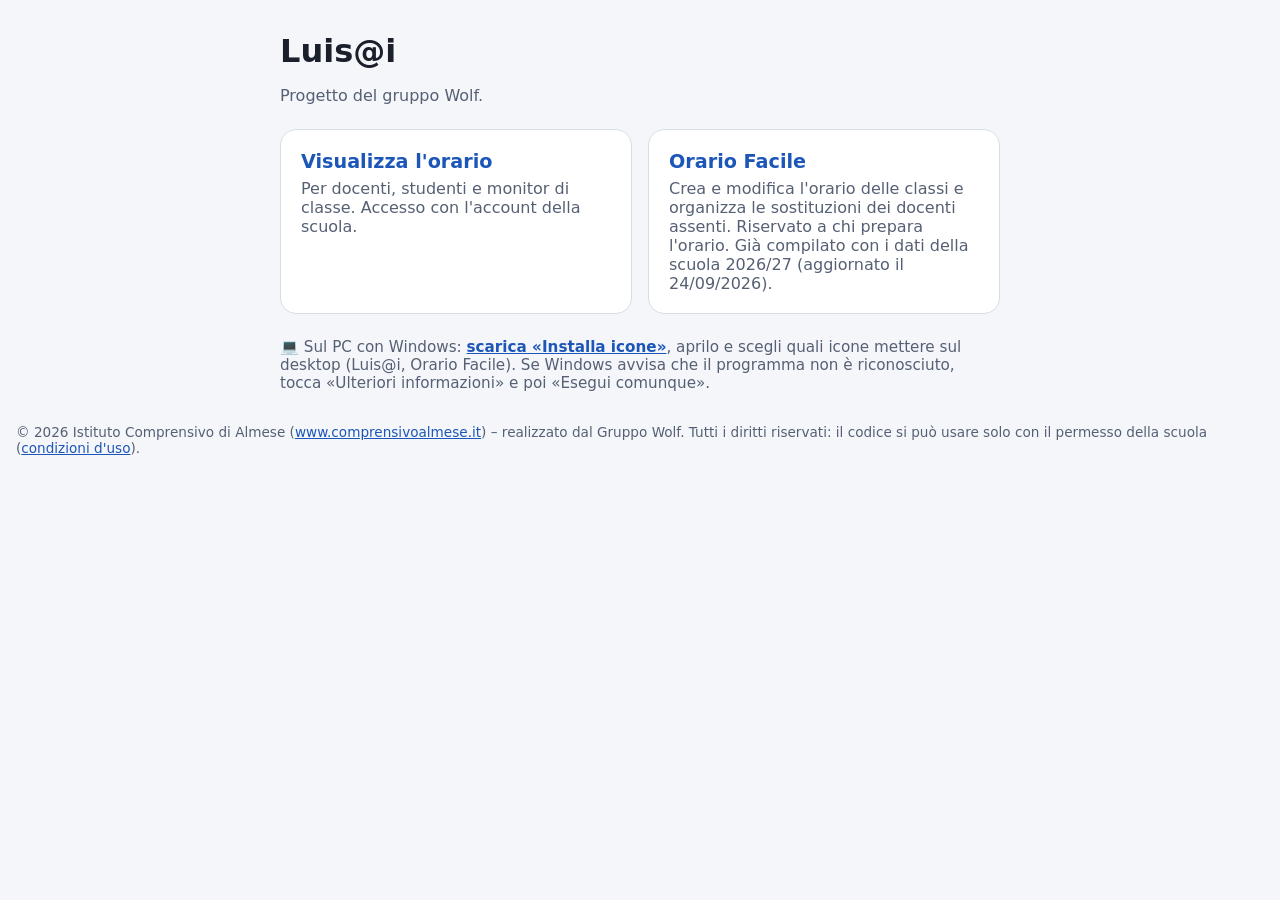
<file: index.html>
<!doctype html>
<!-- © 2026 Istituto Comprensivo di Almese (www.comprensivoalmese.it) – realizzato dal Gruppo Wolf.
     Tutti i diritti riservati: nessun uso senza permesso scritto della scuola (vedi LICENZA.md) -->
<html lang="it">
<head>
  <meta charset="utf-8">
  <meta name="viewport" content="width=device-width, initial-scale=1">
  <title>Luis@i – IC Almese</title>
  <link rel="icon" href="app/icone/icona.svg" type="image/svg+xml">
  <!-- Icona per iPhone/iPad quando si usa "Aggiungi alla schermata Home" (Apple non legge l'SVG) -->
  <link rel="apple-touch-icon" sizes="180x180" href="app/icone/apple-touch-icon.png">
  <style>
    :root { --sfondo: #f4f6fa; --scheda: #fff; --testo: #1a1f2b; --tenue: #566074; --primario: #1c56b8; --bordo: #d8dde7; }
    @media (prefers-color-scheme: dark) {
      :root { --sfondo: #11151c; --scheda: #1a2029; --testo: #e8ecf3; --tenue: #a3adbf; --primario: #7fa8f5; --bordo: #313a48; }
    }
    body { font-family: system-ui, sans-serif; margin: 0; padding: 32px 16px; background: var(--sfondo); color: var(--testo); }
    main { max-width: 720px; margin: 0 auto; }
    h1 { margin: 0 0 4px; }
    p { color: var(--tenue); }
    .schede { display: grid; gap: 16px; grid-template-columns: repeat(auto-fit, minmax(260px, 1fr)); margin-top: 24px; }
    /* Ogni scheda è un link grande, comodo da toccare */
    .scheda { display: block; padding: 20px; border-radius: 16px; background: var(--scheda); border: 1px solid var(--bordo); color: inherit; text-decoration: none; }
    .scheda:hover, .scheda:focus-visible { border-color: var(--primario); }
    .scheda strong { display: block; font-size: 1.2rem; color: var(--primario); margin-bottom: 6px; }
    .scheda span { color: var(--tenue); }
    .installa { margin-top: 24px; font-size: .95rem; }
    .installa a { color: var(--primario); font-weight: 600; }
    .crediti { margin-top: 32px; font-size: .85rem; }
    .crediti a { color: var(--primario); }
  </style>
</head>
<body>
  <main>
    <h1>Luis@i</h1>
    <p>Progetto del gruppo Wolf.</p>
    <div class="schede">
      <a class="scheda" href="app/">
        <strong>Visualizza l'orario</strong>
        <span>Per docenti, studenti e monitor di classe. Accesso con l'account della scuola.</span>
      </a>
      <a class="scheda" href="orario-facile/">
        <strong>Orario Facile</strong>
        <span>Crea e modifica l'orario delle classi e organizza le sostituzioni dei docenti assenti. Riservato a chi prepara l'orario. Già compilato con i dati della scuola 2026/27 (aggiornato il 24/09/2026).</span>
      </a>
    </div>
    <!-- Programmino per Windows che mette sul desktop le icone delle due app (sorgente in installa/installa-icone.cs) -->
    <p class="installa">💻 Sul PC con Windows:
      <a href="installa/installa-icone.exe" download>scarica «Installa icone»</a>, aprilo e scegli
      quali icone mettere sul desktop (Luis@i, Orario Facile).
      Se Windows avvisa che il programma non è riconosciuto, tocca «Ulteriori informazioni» e poi «Esegui comunque».</p>
  </main>
  <!-- Copyright e condizioni d'uso del codice (vedi LICENZA.md) -->
  <footer class="crediti">
    <p>© 2026 Istituto Comprensivo di Almese
      (<a href="https://www.comprensivoalmese.it">www.comprensivoalmese.it</a>) – realizzato dal Gruppo Wolf.
      Tutti i diritti riservati: il codice si può usare solo con il permesso della scuola
      (<a href="https://github.com/comprensivoalmese/orario/blob/main/LICENZA.md">condizioni d'uso</a>).</p>
  </footer>
</body>
</html>
</file>
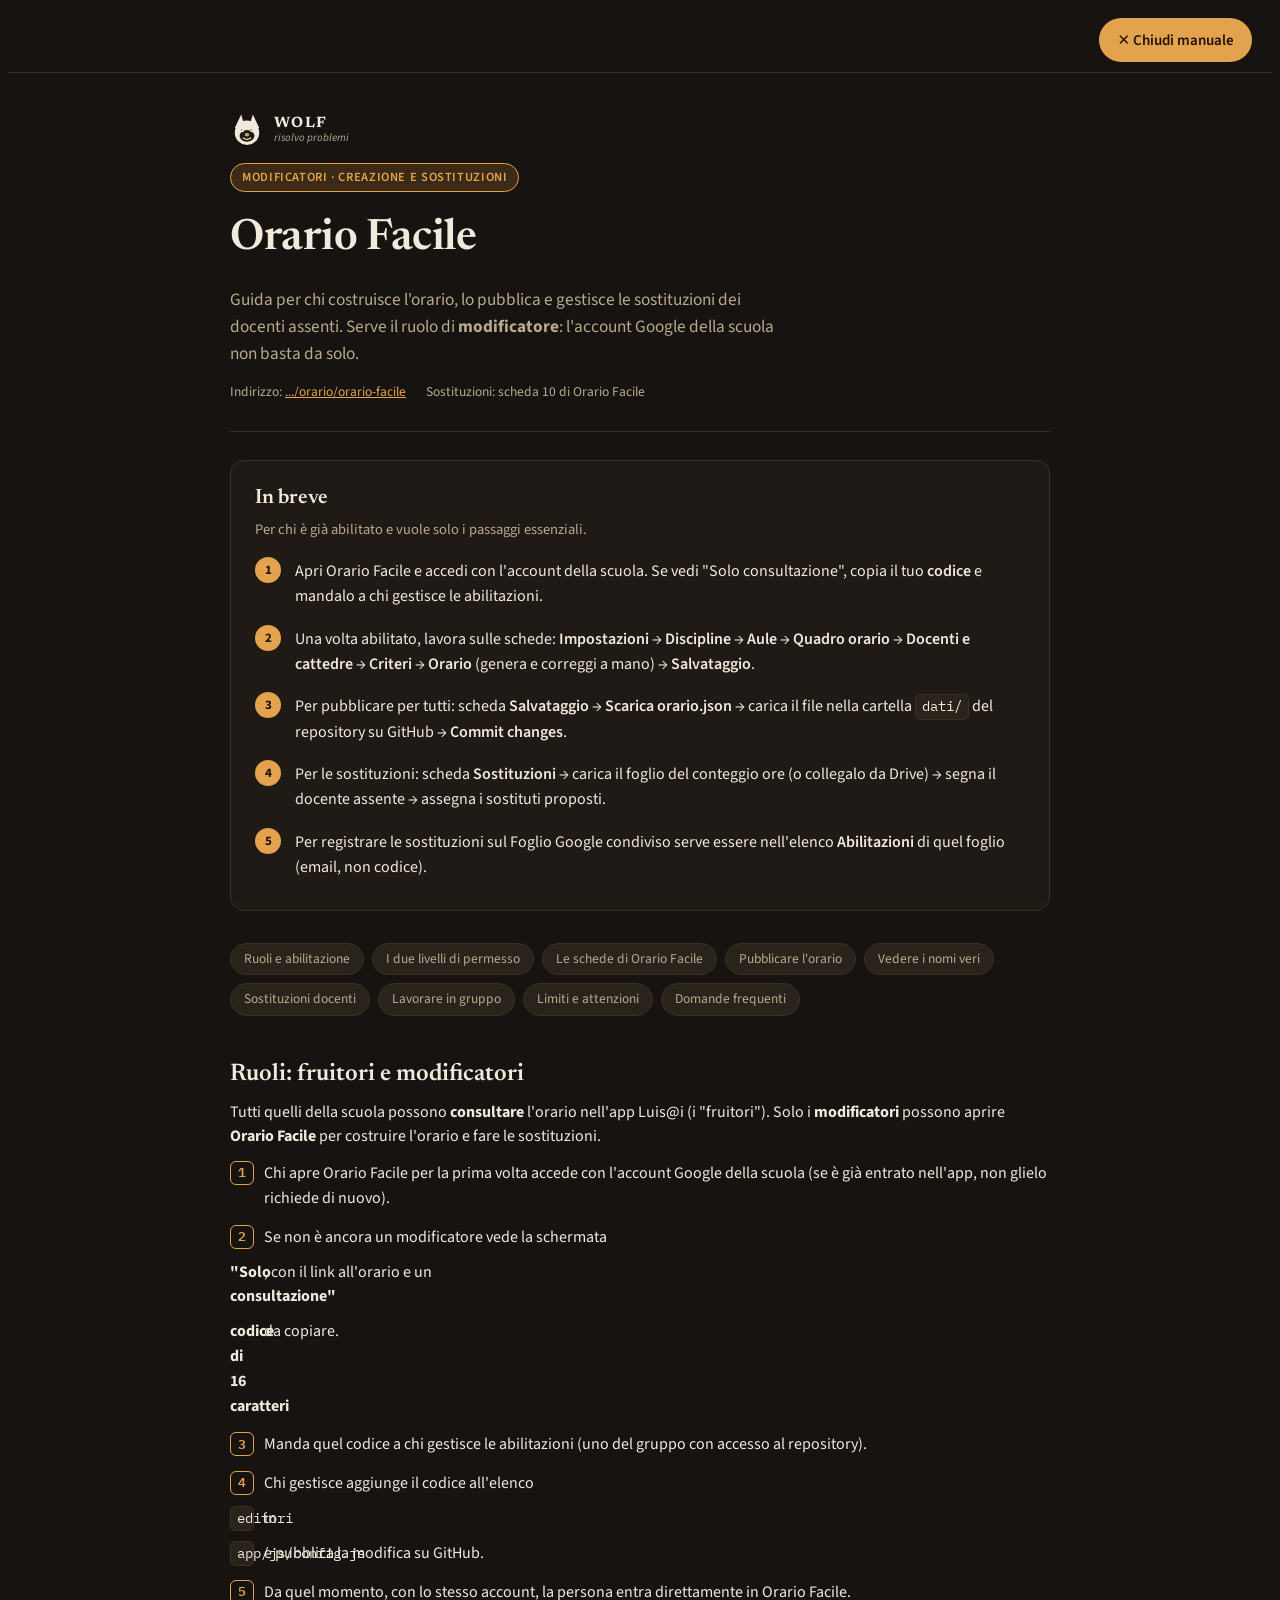
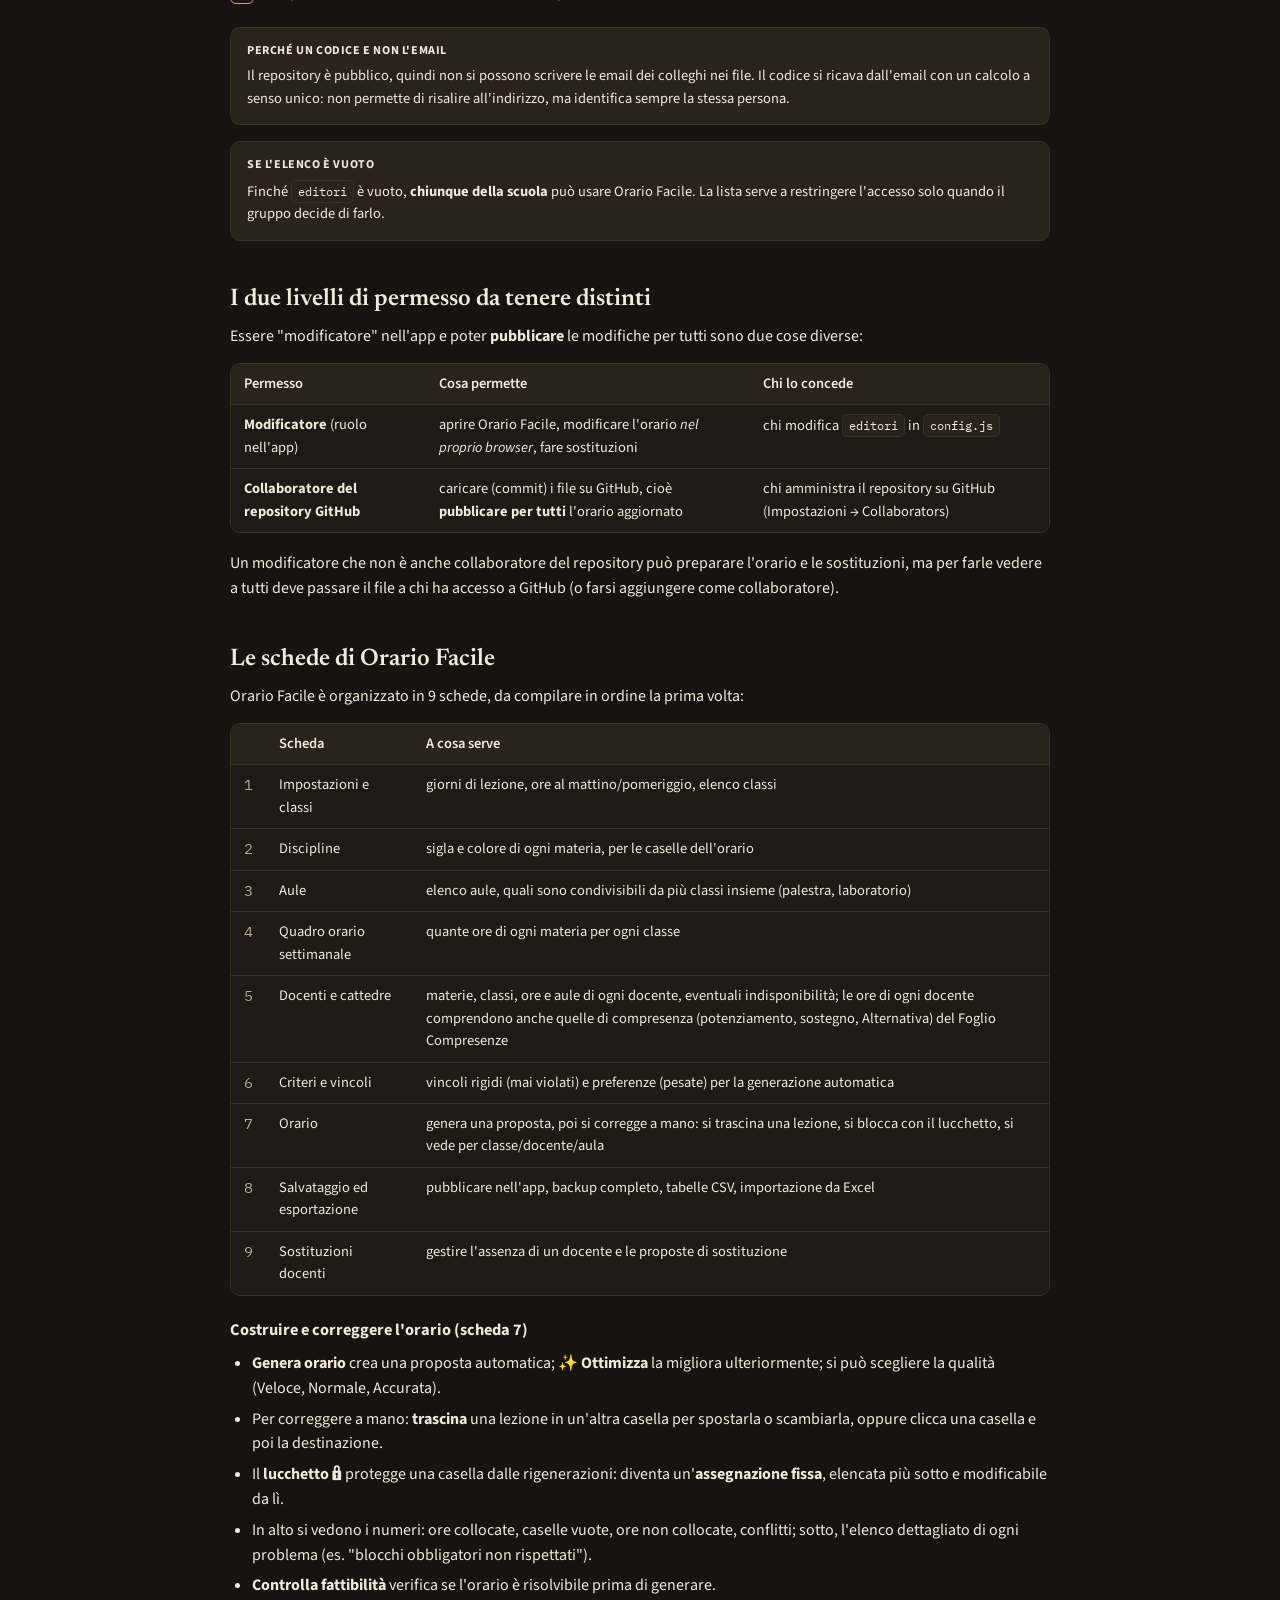
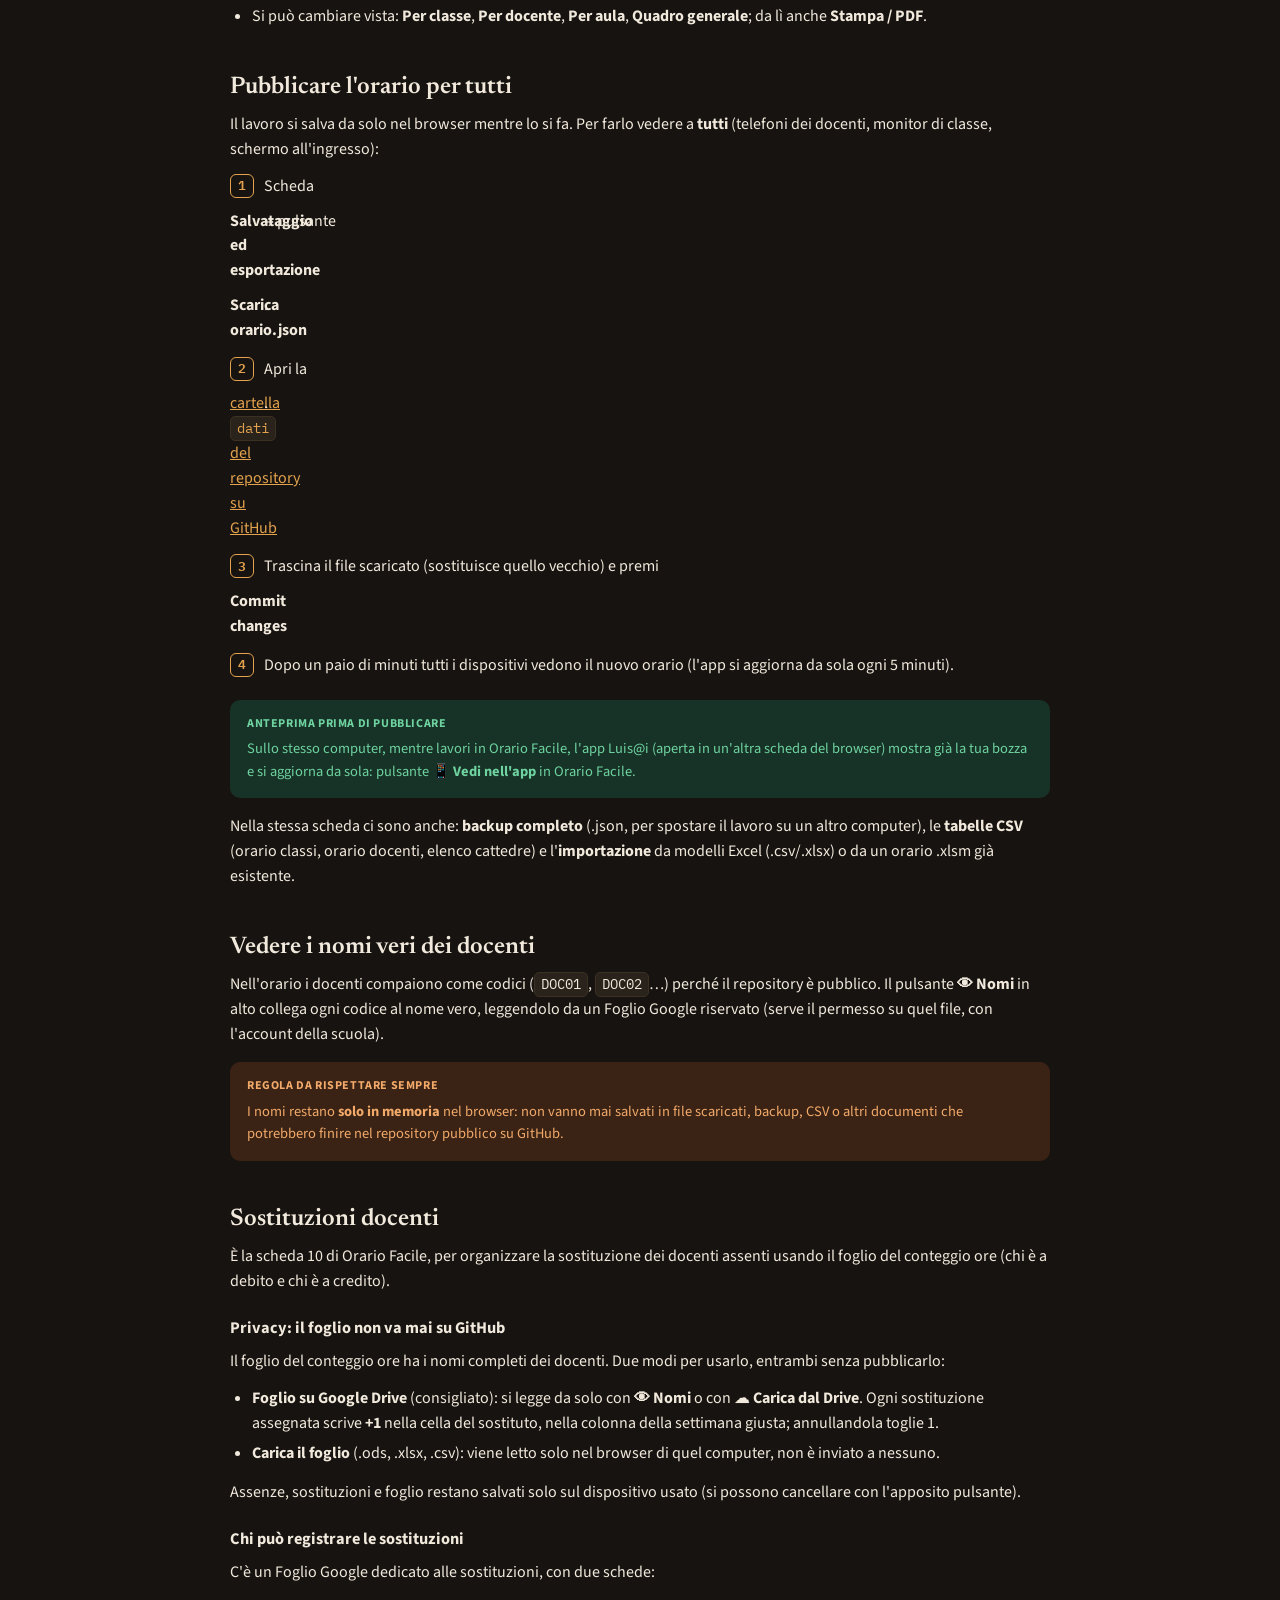
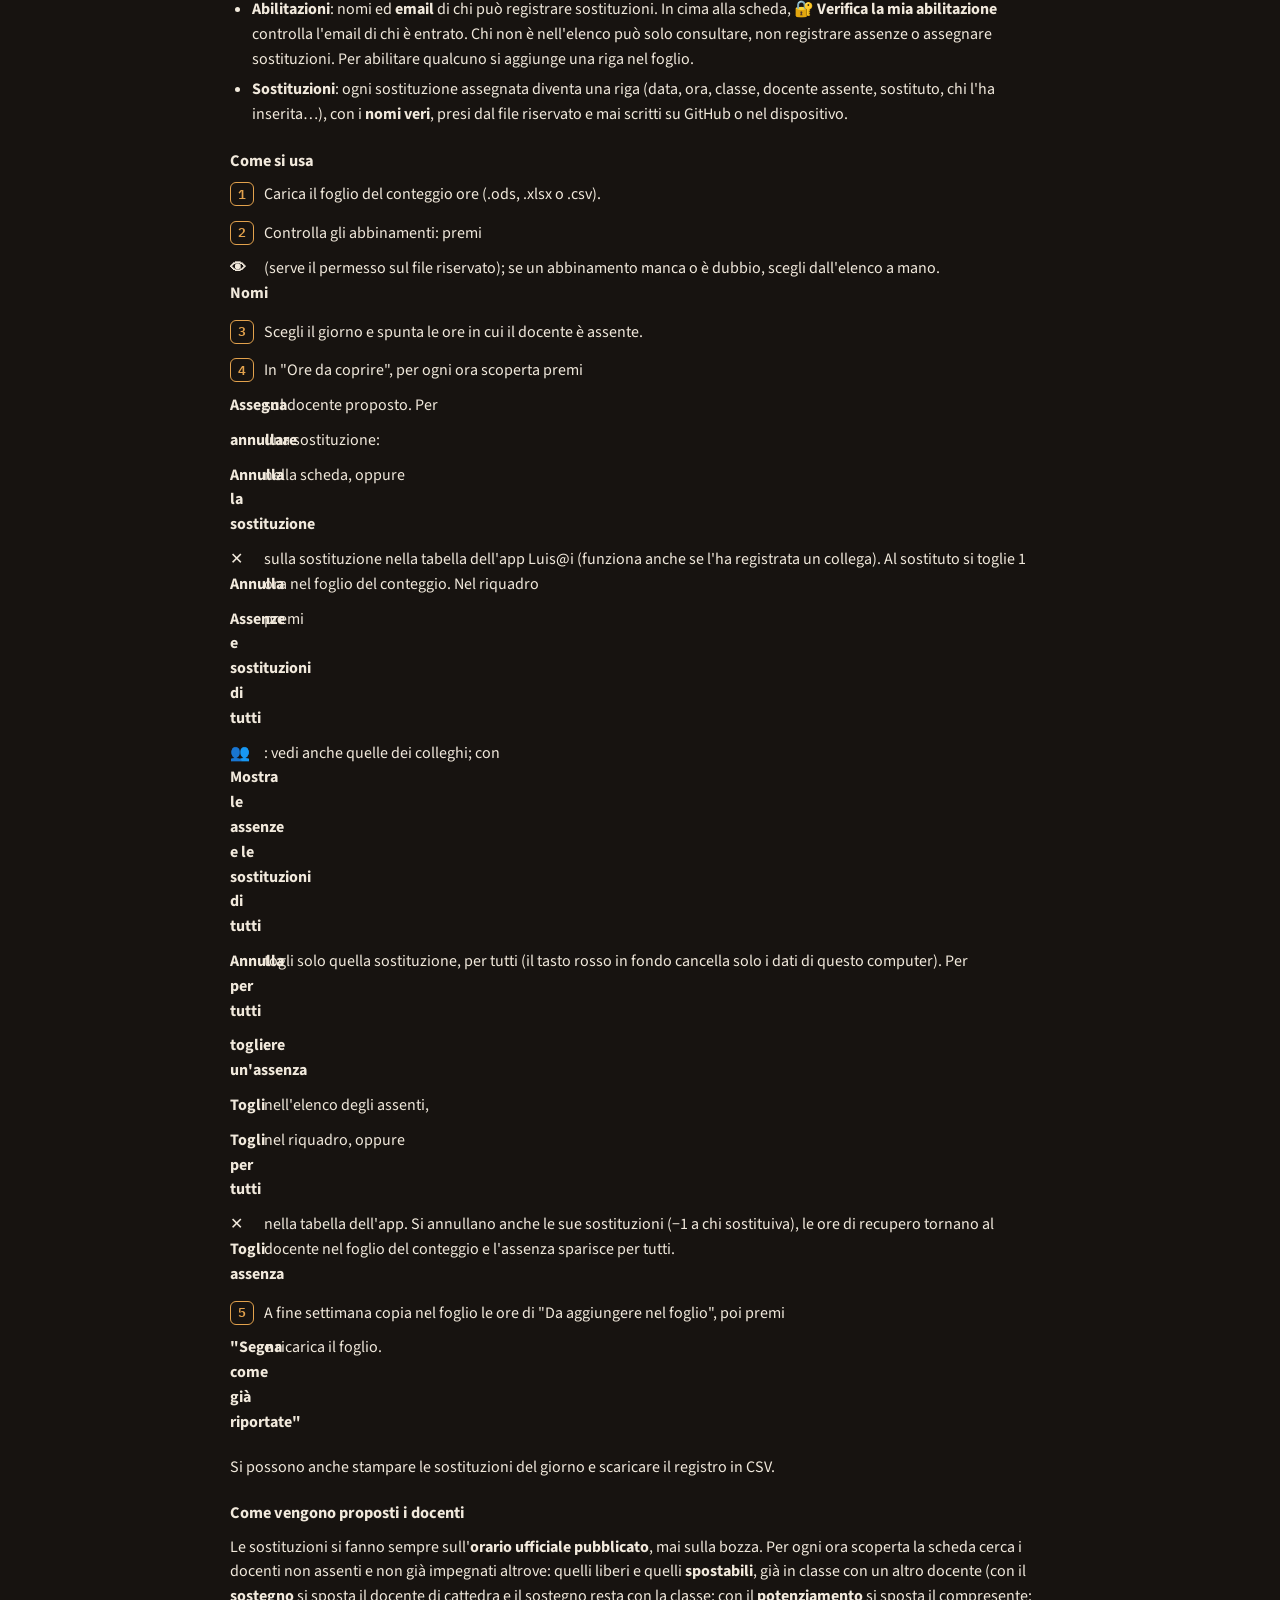
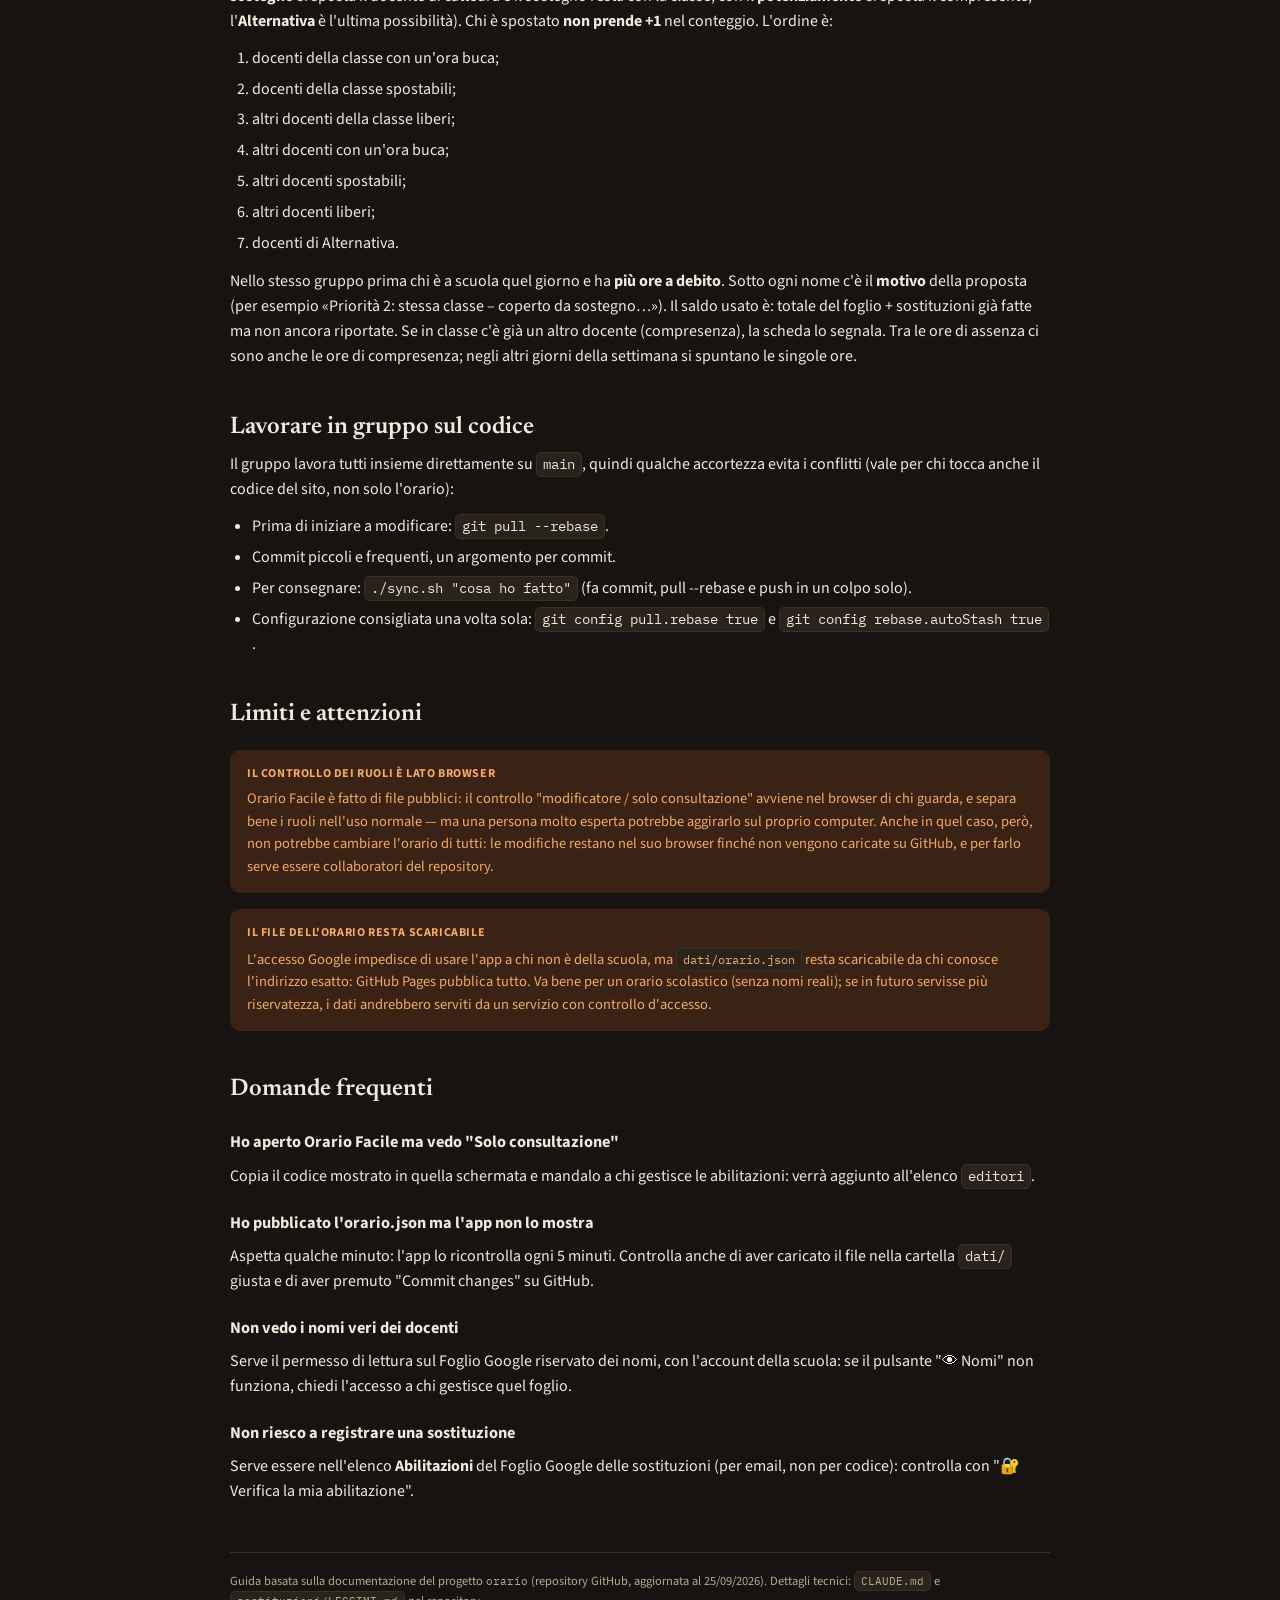
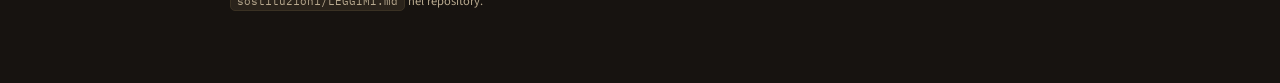
<file: orario-facile/manuale.html>
<!doctype html>
<html lang="it">
<head>
<meta charset="utf-8">
<meta name="viewport" content="width=device-width, initial-scale=1">
<script>
  // stesso tema di Orario Facile: scuro, chiaro solo se scelto lì con il tasto ☀/☾ (chiave orariofacile.tema)
  try { document.documentElement.setAttribute('data-theme', localStorage.getItem('orariofacile.tema') === 'light' ? 'light' : 'dark'); }
  catch (e) { document.documentElement.setAttribute('data-theme', 'dark'); }
</script>
<title>Orario Facile</title>
<style>
  @import url('https://fonts.googleapis.com/css2?family=Newsreader:ital,wght@0,400;0,500;0,600;0,700;1,500&family=Source+Sans+3:wght@400;500;600;700&family=IBM+Plex+Mono:wght@400;500&display=swap');

  :root{
    --bg:#F2EEE7; --surface:#FFFFFF; --surface-2:#EAE2D2;
    --ink:#241C10; --ink-soft:#6B5E48; --line:#DCD0B6;
    --accent:#A85D12; --accent-ink:#FFFFFF; --accent-soft:#F3E1CB;
    --good:#2E7D52; --good-bg:#E4F3EA;
    --warn-bg:#FBE3D8; --warn-ink:#8A3B12;
    --hi:#FFE07A; --hi-ink:#5B4300;
    --font-display:"Newsreader", Georgia, serif;
    --font-body:"Source Sans 3", system-ui, sans-serif;
    --font-mono:"IBM Plex Mono", ui-monospace, monospace;
  }
  @media (prefers-color-scheme: dark){
    :root:not([data-theme="light"]){
      --bg:#171310; --surface:#1F1A15; --surface-2:#2A231B;
      --ink:#F1E9DC; --ink-soft:#B8A98F; --line:#3A3123;
      --accent:#E3A24D; --accent-ink:#241300; --accent-soft:#3A2A16;
      --good:#6ED3A0; --good-bg:#173226;
      --warn-bg:#3A2314; --warn-ink:#F2A96A;
      --hi:#7A6420; --hi-ink:#FFE07A;
    }
  }
  :root[data-theme="dark"]{
    --bg:#171310; --surface:#1F1A15; --surface-2:#2A231B;
    --ink:#F1E9DC; --ink-soft:#B8A98F; --line:#3A3123;
    --accent:#E3A24D; --accent-ink:#241300; --accent-soft:#3A2A16;
    --good:#6ED3A0; --good-bg:#173226;
    --warn-bg:#3A2314; --warn-ink:#F2A96A;
    --hi:#7A6420; --hi-ink:#FFE07A;
  }

  *{box-sizing:border-box;}
  body{
    background:var(--bg); color:var(--ink); font-family:var(--font-body);
    font-size:16px; line-height:1.55; padding-inline:20px;
  }
  .page{max-width:820px; margin:0 auto; padding-block:32px 64px;}

  code, .mono{font-family:var(--font-mono); font-size:0.88em;}
  .mono-tag{
    display:inline-block; background:var(--surface-2); border:1px solid var(--line);
    border-radius:5px; padding:1px 6px; font-family:var(--font-mono); font-size:0.85em;
  }
  a{color:var(--accent);}

  .hero{
    display:flex; flex-direction:column; gap:14px;
    padding-block:8px 28px; border-bottom:1px solid var(--line); margin-bottom:28px;
  }
  .team-logo{display:flex; align-items:center; gap:10px; margin-bottom:2px;}
  .team-text{display:flex; flex-direction:column; line-height:1.15;}
  .team-name{
    font-family:var(--font-display); font-weight:700; font-size:15px;
    letter-spacing:.09em; text-transform:uppercase; color:var(--ink);
  }
  .team-tag{font-size:11px; color:var(--ink-soft); font-style:italic;}
  .chip{
    display:inline-flex; align-items:center; gap:6px; width:fit-content;
    background:var(--accent-soft); color:var(--accent); border:1px solid var(--accent);
    font-size:12.5px; font-weight:600; letter-spacing:.05em; text-transform:uppercase;
    padding:4px 11px; border-radius:99px;
  }
  h1{
    font-family:var(--font-display); font-weight:600; font-size:clamp(2rem, 5vw, 2.7rem);
    margin:0; text-wrap:balance; letter-spacing:-0.01em;
  }
  .lede{font-size:1.08rem; color:var(--ink-soft); max-width:62ch; margin:0;}
  .meta{display:flex; flex-wrap:wrap; gap:8px 20px; font-size:13.5px; color:var(--ink-soft);}
  .meta b{color:var(--ink); font-weight:600;}

  .quick{
    background:var(--surface); border:1px solid var(--line); border-radius:14px;
    padding:22px 24px 24px; margin-bottom:32px;
  }
  .quick h2{font-family:var(--font-display); font-size:1.3rem; margin:0 0 4px; font-weight:600;}
  .quick p.sub{margin:0 0 16px; color:var(--ink-soft); font-size:14.5px;}
  .quick ol{margin:0; padding-left:0; list-style:none; display:grid; gap:10px;}
  .quick li{display:grid; grid-template-columns:28px 1fr; gap:12px; align-items:start;}
  .quick li .n{
    background:var(--accent); color:var(--accent-ink); font-weight:700; font-size:13px;
    width:26px; height:26px; border-radius:50%; display:flex; align-items:center; justify-content:center;
    font-family:var(--font-body);
  }
  .quick li .t{padding-top:2px;}
  .quick li b{font-weight:600;}

  nav.toc{display:flex; flex-wrap:wrap; gap:8px; margin-bottom:40px;}
  nav.toc a{
    font-size:13.5px; color:var(--ink-soft); text-decoration:none;
    background:var(--surface-2); border:1px solid var(--line); border-radius:99px;
    padding:5px 13px;
  }
  nav.toc a:hover{color:var(--accent); border-color:var(--accent);}

  section{margin-bottom:40px; scroll-margin-top:16px;}
  section h2{
    font-family:var(--font-display); font-weight:600; font-size:1.5rem;
    margin:0 0 6px; border-top:1px solid var(--line); padding-top:20px;
  }
  section > h2:first-child{padding-top:0; border-top:none;}
  h3{font-family:var(--font-body); font-weight:700; font-size:1.02rem; margin:22px 0 8px;}
  p{margin:0 0 12px;}
  ul, ol{margin:0 0 14px; padding-left:22px;}
  li{margin-bottom:6px;}

  .tablewrap{overflow-x:auto; margin:14px 0 18px; border:1px solid var(--line); border-radius:10px;}
  table{border-collapse:collapse; width:100%; font-size:14.5px; min-width:480px;}
  th, td{text-align:left; padding:9px 13px; border-bottom:1px solid var(--line); vertical-align:top;}
  thead th{background:var(--surface-2); font-weight:600;}
  tbody tr:last-child td{border-bottom:none;}
  tbody{background:var(--surface);}
  td.num{font-family:var(--font-mono); color:var(--ink-soft); width:28px;}

  .box{border-radius:10px; padding:14px 16px; margin:16px 0; font-size:14.5px; border:1px solid var(--line);}
  .box.nota{background:var(--surface-2);}
  .box.attenzione{background:var(--warn-bg); color:var(--warn-ink); border-color:transparent;}
  .box.attenzione b{color:var(--warn-ink);}
  .box.ok{background:var(--good-bg); color:var(--good); border-color:transparent;}
  .box.ok b{color:var(--good);}
  .box p:last-child{margin-bottom:0;}
  .box .lbl{font-weight:700; font-size:12px; text-transform:uppercase; letter-spacing:.05em; display:block; margin-bottom:5px;}

  .steps{margin:0 0 14px; padding-left:0; list-style:none; counter-reset:step; display:grid; gap:8px;}
  .steps li{counter-increment:step; display:grid; grid-template-columns:24px 1fr; gap:10px;}
  .steps li::before{
    content:counter(step); font-family:var(--font-mono); font-size:12.5px; font-weight:600;
    color:var(--accent); border:1px solid var(--accent); border-radius:6px;
    width:22px; height:22px; display:flex; align-items:center; justify-content:center;
  }

  footer{margin-top:48px; padding-top:18px; border-top:1px solid var(--line); font-size:12.5px; color:var(--ink-soft);}

  @media (max-width:520px){ .quick{padding:18px 16px 20px;} }
  /* Barra con il tasto «Chiudi manuale»: resta sempre in alto anche scorrendo la pagina */
  .barra-manuale{
    position:sticky; top:0; z-index:10; display:flex; justify-content:flex-end;
    margin-inline:-20px; padding:10px 20px; background:var(--bg); border-bottom:1px solid var(--line);
  }
  .chiudi-manuale{
    font-family:var(--font-body); font-size:15px; font-weight:600; min-height:44px;
    background:var(--accent); color:var(--accent-ink); border:0; border-radius:99px; padding:9px 18px; cursor:pointer;
  }
  .chiudi-manuale:focus-visible{outline:3px solid var(--ink); outline-offset:2px;}
</style>
</head>
<body>
<header class="barra-manuale">
  <button type="button" class="chiudi-manuale" id="chiudiManuale" aria-label="Chiudi il manuale e torna a Orario Facile">✕ Chiudi manuale</button>
</header>

<main class="page">

  <div class="hero">
    <div class="team-logo">
      <svg width="34" height="34" viewBox="0 0 64 64" aria-hidden="true">
        <polygon points="9,28 21,3 29,29" fill="var(--ink)"/>
        <polygon points="55,28 43,3 35,29" fill="var(--ink)"/>
        <circle cx="32" cy="37" r="23" fill="var(--ink)"/>
        <ellipse cx="32" cy="43" rx="14" ry="11" fill="var(--surface)"/>
        <circle cx="23" cy="33" r="3.4" fill="var(--ink)"/>
        <circle cx="41" cy="33" r="3.4" fill="var(--ink)"/>
        <circle cx="21.8" cy="31.7" r="1.1" fill="var(--surface)"/>
        <circle cx="39.8" cy="31.7" r="1.1" fill="var(--surface)"/>
        <ellipse cx="32" cy="41" rx="4.2" ry="3.2" fill="var(--accent)"/>
        <path d="M25,47 Q32,52 39,47" stroke="var(--ink)" stroke-width="2.2" fill="none" stroke-linecap="round"/>
      </svg>
      <span class="team-text">
        <span class="team-name">Wolf</span>
        <span class="team-tag">risolvo problemi</span>
      </span>
    </div>
    <span class="chip">Modificatori · creazione e sostituzioni</span>
    <h1>Orario Facile</h1>
    <p class="lede">Guida per chi costruisce l'orario, lo pubblica e gestisce le sostituzioni dei docenti assenti. Serve il ruolo di <b>modificatore</b>: l'account Google della scuola non basta da solo.</p>
    <div class="meta">
      <span>Indirizzo: <a href="https://comprensivoalmese.github.io/orario/orario-facile/" target="_blank" rel="noopener">.../orario/orario-facile</a></span>
      <span>Sostituzioni: scheda 10 di Orario Facile</span>
    </div>
  </div>

  <div class="quick">
    <h2>In breve</h2>
    <p class="sub">Per chi è già abilitato e vuole solo i passaggi essenziali.</p>
    <ol>
      <li><span class="n">1</span><span class="t">Apri Orario Facile e accedi con l'account della scuola. Se vedi "Solo consultazione", copia il tuo <b>codice</b> e mandalo a chi gestisce le abilitazioni.</span></li>
      <li><span class="n">2</span><span class="t">Una volta abilitato, lavora sulle schede: <b>Impostazioni</b> → <b>Discipline</b> → <b>Aule</b> → <b>Quadro orario</b> → <b>Docenti e cattedre</b> → <b>Criteri</b> → <b>Orario</b> (genera e correggi a mano) → <b>Salvataggio</b>.</span></li>
      <li><span class="n">3</span><span class="t">Per pubblicare per tutti: scheda <b>Salvataggio</b> → <b>Scarica orario.json</b> → carica il file nella cartella <code class="mono-tag">dati/</code> del repository su GitHub → <b>Commit changes</b>.</span></li>
      <li><span class="n">4</span><span class="t">Per le sostituzioni: scheda <b>Sostituzioni</b> → carica il foglio del conteggio ore (o collegalo da Drive) → segna il docente assente → assegna i sostituti proposti.</span></li>
      <li><span class="n">5</span><span class="t">Per registrare le sostituzioni sul Foglio Google condiviso serve essere nell'elenco <b>Abilitazioni</b> di quel foglio (email, non codice).</span></li>
    </ol>
  </div>

  <nav class="toc">
    <a href="#ruoli">Ruoli e abilitazione</a>
    <a href="#permessi">I due livelli di permesso</a>
    <a href="#schede">Le schede di Orario Facile</a>
    <a href="#pubblicare">Pubblicare l'orario</a>
    <a href="#nomi">Vedere i nomi veri</a>
    <a href="#sostituzioni">Sostituzioni docenti</a>
    <a href="#collaborazione">Lavorare in gruppo</a>
    <a href="#limiti">Limiti e attenzioni</a>
    <a href="#faq">Domande frequenti</a>
  </nav>

  <section id="ruoli">
    <h2>Ruoli: fruitori e modificatori</h2>
    <p>Tutti quelli della scuola possono <b>consultare</b> l'orario nell'app Luis@i (i "fruitori"). Solo i <b>modificatori</b> possono aprire <b>Orario Facile</b> per costruire l'orario e fare le sostituzioni.</p>
    <ol class="steps">
      <li>Chi apre Orario Facile per la prima volta accede con l'account Google della scuola (se è già entrato nell'app, non glielo richiede di nuovo).</li>
      <li>Se non è ancora un modificatore vede la schermata <b>"Solo consultazione"</b>, con il link all'orario e un <b>codice di 16 caratteri</b> da copiare.</li>
      <li>Manda quel codice a chi gestisce le abilitazioni (uno del gruppo con accesso al repository).</li>
      <li>Chi gestisce aggiunge il codice all'elenco <code class="mono-tag">editori</code> in <code class="mono-tag">app/js/config.js</code> e pubblica la modifica su GitHub.</li>
      <li>Da quel momento, con lo stesso account, la persona entra direttamente in Orario Facile.</li>
    </ol>
    <div class="box nota">
      <span class="lbl">Perché un codice e non l'email</span>
      <p>Il repository è pubblico, quindi non si possono scrivere le email dei colleghi nei file. Il codice si ricava dall'email con un calcolo a senso unico: non permette di risalire all'indirizzo, ma identifica sempre la stessa persona.</p>
    </div>
    <div class="box nota">
      <span class="lbl">Se l'elenco è vuoto</span>
      <p>Finché <code class="mono-tag">editori</code> è vuoto, <b>chiunque della scuola</b> può usare Orario Facile. La lista serve a restringere l'accesso solo quando il gruppo decide di farlo.</p>
    </div>
  </section>

  <section id="permessi">
    <h2>I due livelli di permesso da tenere distinti</h2>
    <p>Essere "modificatore" nell'app e poter <b>pubblicare</b> le modifiche per tutti sono due cose diverse:</p>
    <div class="tablewrap">
      <table>
        <thead><tr><th>Permesso</th><th>Cosa permette</th><th>Chi lo concede</th></tr></thead>
        <tbody>
          <tr><td><b>Modificatore</b> (ruolo nell'app)</td><td>aprire Orario Facile, modificare l'orario <i>nel proprio browser</i>, fare sostituzioni</td><td>chi modifica <code class="mono-tag">editori</code> in <code class="mono-tag">config.js</code></td></tr>
          <tr><td><b>Collaboratore del repository GitHub</b></td><td>caricare (commit) i file su GitHub, cioè <b>pubblicare per tutti</b> l'orario aggiornato</td><td>chi amministra il repository su GitHub (Impostazioni → Collaborators)</td></tr>
        </tbody>
      </table>
    </div>
    <p>Un modificatore che non è anche collaboratore del repository può preparare l'orario e le sostituzioni, ma per farle vedere a tutti deve passare il file a chi ha accesso a GitHub (o farsi aggiungere come collaboratore).</p>
  </section>

  <section id="schede">
    <h2>Le schede di Orario Facile</h2>
    <p>Orario Facile è organizzato in 9 schede, da compilare in ordine la prima volta:</p>
    <div class="tablewrap">
      <table>
        <thead><tr><th></th><th>Scheda</th><th>A cosa serve</th></tr></thead>
        <tbody>
          <tr><td class="num">1</td><td>Impostazioni e classi</td><td>giorni di lezione, ore al mattino/pomeriggio, elenco classi</td></tr>
          <tr><td class="num">2</td><td>Discipline</td><td>sigla e colore di ogni materia, per le caselle dell'orario</td></tr>
          <tr><td class="num">3</td><td>Aule</td><td>elenco aule, quali sono condivisibili da più classi insieme (palestra, laboratorio)</td></tr>
          <tr><td class="num">4</td><td>Quadro orario settimanale</td><td>quante ore di ogni materia per ogni classe</td></tr>
          <tr><td class="num">5</td><td>Docenti e cattedre</td><td>materie, classi, ore e aule di ogni docente, eventuali indisponibilità; le ore di ogni docente comprendono anche quelle di compresenza (potenziamento, sostegno, Alternativa) del Foglio Compresenze</td></tr>
          <tr><td class="num">6</td><td>Criteri e vincoli</td><td>vincoli rigidi (mai violati) e preferenze (pesate) per la generazione automatica</td></tr>
          <tr><td class="num">7</td><td>Orario</td><td>genera una proposta, poi si corregge a mano: si trascina una lezione, si blocca con il lucchetto, si vede per classe/docente/aula</td></tr>
          <tr><td class="num">8</td><td>Salvataggio ed esportazione</td><td>pubblicare nell'app, backup completo, tabelle CSV, importazione da Excel</td></tr>
          <tr><td class="num">9</td><td>Sostituzioni docenti</td><td>gestire l'assenza di un docente e le proposte di sostituzione</td></tr>
        </tbody>
      </table>
    </div>
    <h3>Costruire e correggere l'orario (scheda 7)</h3>
    <ul>
      <li><b>Genera orario</b> crea una proposta automatica; <b>✨ Ottimizza</b> la migliora ulteriormente; si può scegliere la qualità (Veloce, Normale, Accurata).</li>
      <li>Per correggere a mano: <b>trascina</b> una lezione in un'altra casella per spostarla o scambiarla, oppure clicca una casella e poi la destinazione.</li>
      <li>Il <b>lucchetto 🔒</b> protegge una casella dalle rigenerazioni: diventa un'<b>assegnazione fissa</b>, elencata più sotto e modificabile da lì.</li>
      <li>In alto si vedono i numeri: ore collocate, caselle vuote, ore non collocate, conflitti; sotto, l'elenco dettagliato di ogni problema (es. "blocchi obbligatori non rispettati").</li>
      <li><b>Controlla fattibilità</b> verifica se l'orario è risolvibile prima di generare.</li>
      <li>Si può cambiare vista: <b>Per classe</b>, <b>Per docente</b>, <b>Per aula</b>, <b>Quadro generale</b>; da lì anche <b>Stampa / PDF</b>.</li>
    </ul>
  </section>

  <section id="pubblicare">
    <h2>Pubblicare l'orario per tutti</h2>
    <p>Il lavoro si salva da solo nel browser mentre lo si fa. Per farlo vedere a <b>tutti</b> (telefoni dei docenti, monitor di classe, schermo all'ingresso):</p>
    <ol class="steps">
      <li>Scheda <b>Salvataggio ed esportazione</b> → pulsante <b>Scarica orario.json</b>.</li>
      <li>Apri la <a href="https://github.com/comprensivoalmese/orario/upload/main/dati" target="_blank" rel="noopener">cartella <code class="mono-tag">dati</code> del repository su GitHub</a>.</li>
      <li>Trascina il file scaricato (sostituisce quello vecchio) e premi <b>Commit changes</b>.</li>
      <li>Dopo un paio di minuti tutti i dispositivi vedono il nuovo orario (l'app si aggiorna da sola ogni 5 minuti).</li>
    </ol>
    <div class="box ok">
      <span class="lbl">Anteprima prima di pubblicare</span>
      <p>Sullo stesso computer, mentre lavori in Orario Facile, l'app Luis@i (aperta in un'altra scheda del browser) mostra già la tua bozza e si aggiorna da sola: pulsante <b>📱 Vedi nell'app</b> in Orario Facile.</p>
    </div>
    <p>Nella stessa scheda ci sono anche: <b>backup completo</b> (.json, per spostare il lavoro su un altro computer), le <b>tabelle CSV</b> (orario classi, orario docenti, elenco cattedre) e l'<b>importazione</b> da modelli Excel (.csv/.xlsx) o da un orario .xlsm già esistente.</p>
  </section>

  <section id="nomi">
    <h2>Vedere i nomi veri dei docenti</h2>
    <p>Nell'orario i docenti compaiono come codici (<code class="mono-tag">DOC01</code>, <code class="mono-tag">DOC02</code>…) perché il repository è pubblico. Il pulsante <b>👁 Nomi</b> in alto collega ogni codice al nome vero, leggendolo da un Foglio Google riservato (serve il permesso su quel file, con l'account della scuola).</p>
    <div class="box attenzione">
      <span class="lbl">Regola da rispettare sempre</span>
      <p>I nomi restano <b>solo in memoria</b> nel browser: non vanno mai salvati in file scaricati, backup, CSV o altri documenti che potrebbero finire nel repository pubblico su GitHub.</p>
    </div>
  </section>

  <section id="sostituzioni">
    <h2>Sostituzioni docenti</h2>
    <p>È la scheda 10 di Orario Facile, per organizzare la sostituzione dei docenti assenti usando il foglio del conteggio ore (chi è a debito e chi è a credito).</p>

    <h3>Privacy: il foglio non va mai su GitHub</h3>
    <p>Il foglio del conteggio ore ha i nomi completi dei docenti. Due modi per usarlo, entrambi senza pubblicarlo:</p>
    <ul>
      <li><b>Foglio su Google Drive</b> (consigliato): si legge da solo con <b>👁 Nomi</b> o con <b>☁️ Carica dal Drive</b>. Ogni sostituzione assegnata scrive <b>+1</b> nella cella del sostituto, nella colonna della settimana giusta; annullandola toglie 1.</li>
      <li><b>Carica il foglio</b> (.ods, .xlsx, .csv): viene letto solo nel browser di quel computer, non è inviato a nessuno.</li>
    </ul>
    <p>Assenze, sostituzioni e foglio restano salvati solo sul dispositivo usato (si possono cancellare con l'apposito pulsante).</p>

    <h3>Chi può registrare le sostituzioni</h3>
    <p>C'è un Foglio Google dedicato alle sostituzioni, con due schede:</p>
    <ul>
      <li><b>Abilitazioni</b>: nomi ed <b>email</b> di chi può registrare sostituzioni. In cima alla scheda, <b>🔐 Verifica la mia abilitazione</b> controlla l'email di chi è entrato. Chi non è nell'elenco può solo consultare, non registrare assenze o assegnare sostituzioni. Per abilitare qualcuno si aggiunge una riga nel foglio.</li>
      <li><b>Sostituzioni</b>: ogni sostituzione assegnata diventa una riga (data, ora, classe, docente assente, sostituto, chi l'ha inserita…), con i <b>nomi veri</b>, presi dal file riservato e mai scritti su GitHub o nel dispositivo.</li>
    </ul>

    <h3>Come si usa</h3>
    <ol class="steps">
      <li>Carica il foglio del conteggio ore (.ods, .xlsx o .csv).</li>
      <li>Controlla gli abbinamenti: premi <b>👁 Nomi</b> (serve il permesso sul file riservato); se un abbinamento manca o è dubbio, scegli dall'elenco a mano.</li>
      <li>Scegli il giorno e spunta le ore in cui il docente è assente.</li>
      <li>In "Ore da coprire", per ogni ora scoperta premi <b>Assegna</b> sul docente proposto.
        Per <b>annullare</b> una sostituzione: <b>Annulla la sostituzione</b> nella scheda, oppure <b>✕ Annulla</b> sulla sostituzione
        nella tabella dell'app Luis@i (funziona anche se l'ha registrata un collega). Al sostituto si toglie 1 ora nel foglio del conteggio.
        Nel riquadro <b>Assenze e sostituzioni di tutti</b> premi <b>👥 Mostra le assenze e le sostituzioni di tutti</b>: vedi anche quelle
        dei colleghi; con <b>Annulla per tutti</b> togli solo quella sostituzione, per tutti (il tasto rosso in fondo cancella solo i dati di questo computer).
        Per <b>togliere un'assenza</b>: <b>Togli</b> nell'elenco degli assenti, <b>Togli per tutti</b> nel riquadro, oppure <b>✕ Togli assenza</b>
        nella tabella dell'app. Si annullano anche le sue sostituzioni (−1 a chi sostituiva), le ore di recupero tornano al docente nel
        foglio del conteggio e l'assenza sparisce per tutti.</li>
      <li>A fine settimana copia nel foglio le ore di "Da aggiungere nel foglio", poi premi <b>"Segna come già riportate"</b> e ricarica il foglio.</li>
    </ol>
    <p>Si possono anche stampare le sostituzioni del giorno e scaricare il registro in CSV.</p>

    <h3>Come vengono proposti i docenti</h3>
    <p>Le sostituzioni si fanno sempre sull'<b>orario ufficiale pubblicato</b>, mai sulla bozza. Per ogni ora scoperta la scheda cerca i docenti non assenti e non già impegnati altrove: quelli liberi e quelli <b>spostabili</b>, già in classe con un altro docente (con il <b>sostegno</b> si sposta il docente di cattedra e il sostegno resta con la classe; con il <b>potenziamento</b> si sposta il compresente; l'<b>Alternativa</b> è l'ultima possibilità). Chi è spostato <b>non prende +1</b> nel conteggio. L'ordine è:</p>
    <ol>
      <li>docenti della classe con un'ora buca;</li>
      <li>docenti della classe spostabili;</li>
      <li>altri docenti della classe liberi;</li>
      <li>altri docenti con un'ora buca;</li>
      <li>altri docenti spostabili;</li>
      <li>altri docenti liberi;</li>
      <li>docenti di Alternativa.</li>
    </ol>
    <p>Nello stesso gruppo prima chi è a scuola quel giorno e ha <b>più ore a debito</b>. Sotto ogni nome c'è il <b>motivo</b> della proposta (per esempio «Priorità 2: stessa classe – coperto da sostegno…»). Il saldo usato è: totale del foglio + sostituzioni già fatte ma non ancora riportate. Se in classe c'è già un altro docente (compresenza), la scheda lo segnala. Tra le ore di assenza ci sono anche le ore di compresenza; negli altri giorni della settimana si spuntano le singole ore.</p>
  </section>

  <section id="collaborazione">
    <h2>Lavorare in gruppo sul codice</h2>
    <p>Il gruppo lavora tutti insieme direttamente su <code class="mono-tag">main</code>, quindi qualche accortezza evita i conflitti (vale per chi tocca anche il codice del sito, non solo l'orario):</p>
    <ul>
      <li>Prima di iniziare a modificare: <code class="mono-tag">git pull --rebase</code>.</li>
      <li>Commit piccoli e frequenti, un argomento per commit.</li>
      <li>Per consegnare: <code class="mono-tag">./sync.sh "cosa ho fatto"</code> (fa commit, pull --rebase e push in un colpo solo).</li>
      <li>Configurazione consigliata una volta sola: <code class="mono-tag">git config pull.rebase true</code> e <code class="mono-tag">git config rebase.autoStash true</code>.</li>
    </ul>
  </section>

  <section id="limiti">
    <h2>Limiti e attenzioni</h2>
    <div class="box attenzione">
      <span class="lbl">Il controllo dei ruoli è lato browser</span>
      <p>Orario Facile è fatto di file pubblici: il controllo "modificatore / solo consultazione" avviene nel browser di chi guarda, e separa bene i ruoli nell'uso normale — ma una persona molto esperta potrebbe aggirarlo sul proprio computer. Anche in quel caso, però, non potrebbe cambiare l'orario di tutti: le modifiche restano nel suo browser finché non vengono caricate su GitHub, e per farlo serve essere collaboratori del repository.</p>
    </div>
    <div class="box attenzione">
      <span class="lbl">Il file dell'orario resta scaricabile</span>
      <p>L'accesso Google impedisce di usare l'app a chi non è della scuola, ma <code class="mono-tag">dati/orario.json</code> resta scaricabile da chi conosce l'indirizzo esatto: GitHub Pages pubblica tutto. Va bene per un orario scolastico (senza nomi reali); se in futuro servisse più riservatezza, i dati andrebbero serviti da un servizio con controllo d'accesso.</p>
    </div>
  </section>

  <section id="faq">
    <h2>Domande frequenti</h2>
    <h3>Ho aperto Orario Facile ma vedo "Solo consultazione"</h3>
    <p>Copia il codice mostrato in quella schermata e mandalo a chi gestisce le abilitazioni: verrà aggiunto all'elenco <code class="mono-tag">editori</code>.</p>
    <h3>Ho pubblicato l'orario.json ma l'app non lo mostra</h3>
    <p>Aspetta qualche minuto: l'app lo ricontrolla ogni 5 minuti. Controlla anche di aver caricato il file nella cartella <code class="mono-tag">dati/</code> giusta e di aver premuto "Commit changes" su GitHub.</p>
    <h3>Non vedo i nomi veri dei docenti</h3>
    <p>Serve il permesso di lettura sul Foglio Google riservato dei nomi, con l'account della scuola: se il pulsante "👁 Nomi" non funziona, chiedi l'accesso a chi gestisce quel foglio.</p>
    <h3>Non riesco a registrare una sostituzione</h3>
    <p>Serve essere nell'elenco <b>Abilitazioni</b> del Foglio Google delle sostituzioni (per email, non per codice): controlla con "🔐 Verifica la mia abilitazione".</p>
  </section>

  <footer>
    Guida basata sulla documentazione del progetto <span class="mono">orario</span> (repository GitHub, aggiornata al 25/09/2026). Dettagli tecnici: <code class="mono-tag">CLAUDE.md</code> e <code class="mono-tag">sostituzioni/LEGGIMI.md</code> nel repository.
  </footer>

</main>
<script>
  /*
    «Chiudi manuale» (anche con il tasto Esc): torna alla pagina da cui si è arrivati (a Orario Facile).
    Se il manuale è stato aperto da solo (link diretto o scheda nuova) prova a chiudere la scheda
    e, se il browser non lo permette, apre la pagina principale.
  */
  (() => {
    function chiudi() {
      let dalSito = false;
      try { dalSito = !!document.referrer && new URL(document.referrer).origin === location.origin; } catch (e) { /* indirizzo non valido */ }
      if (dalSito && history.length > 1) { history.back(); return; }
      window.close();
      setTimeout(() => { location.href = './'; }, 300);
    }
    document.getElementById('chiudiManuale').addEventListener('click', chiudi);
    document.addEventListener('keydown', e => { if (e.key === 'Escape') chiudi(); });
  })();
</script>
</body>
</html>
</file>
